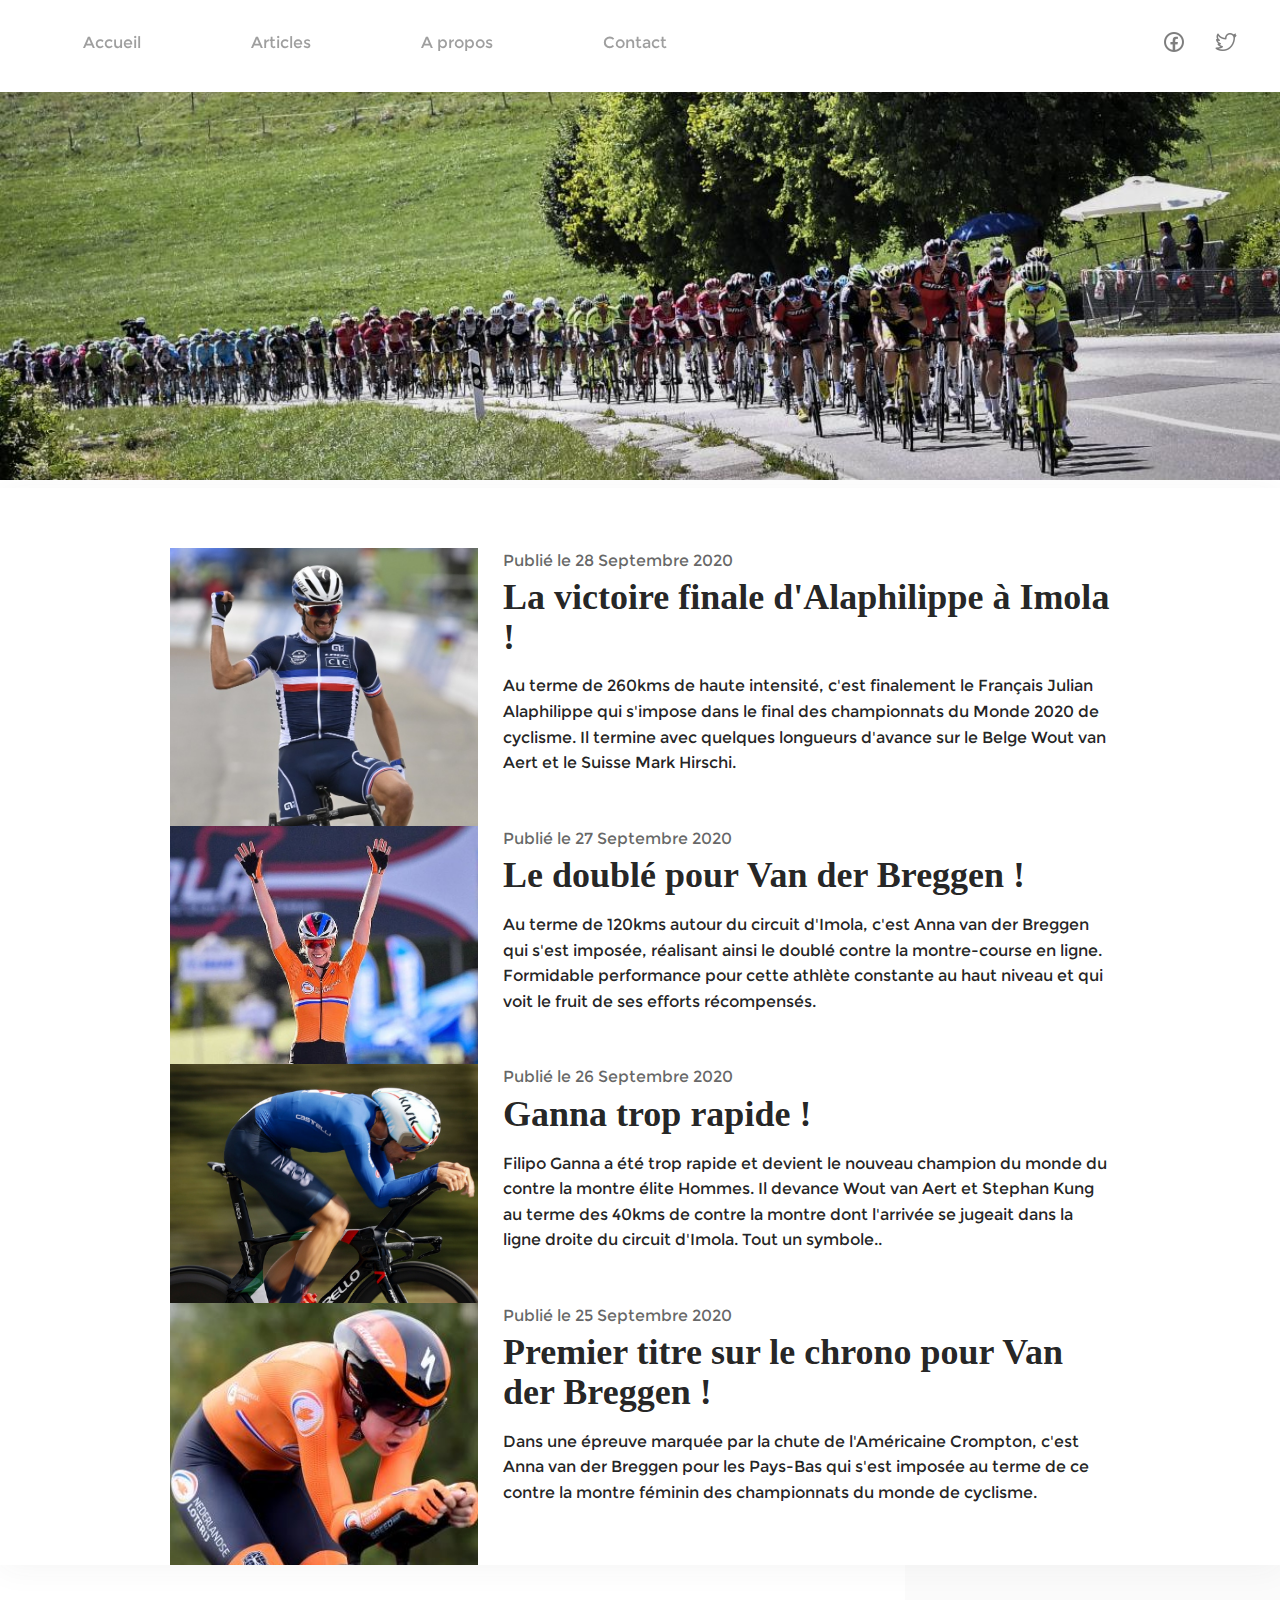
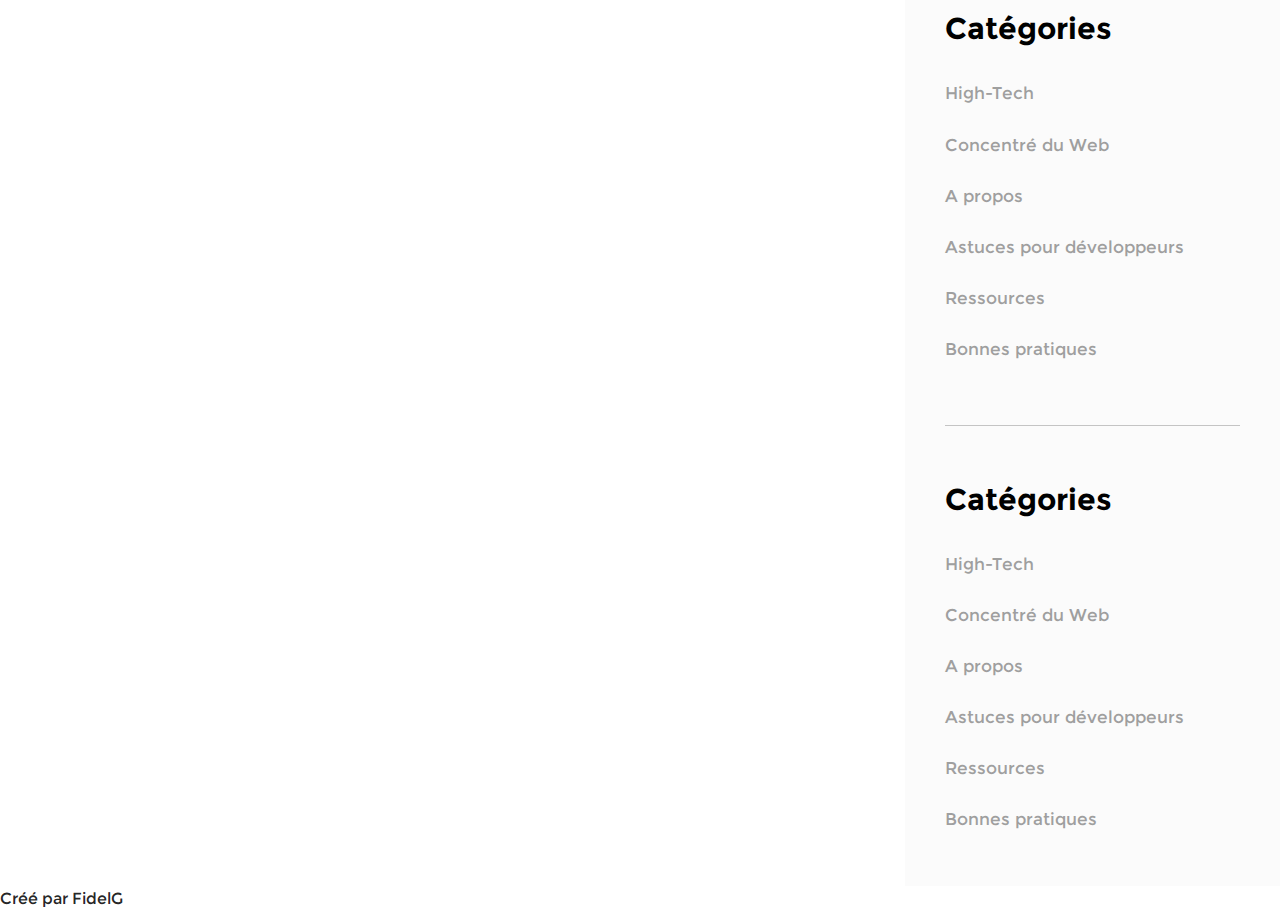
<file: index.html>
<!DOCTYPE html>
<html lang="fr">
    <head>
        <meta charset="UTF-8">
        <title>Mon Blog</title>
        <link rel="stylesheet" href="style.css">
    </head>
    
    <body>
            <header class="topbar">
                <nav>
                    <a href="index.html" class="menu-item">Accueil</a>
                    <a href="articles.html" class="menu-item">Articles</a>
                    <a href="apropos.html"class="menu-item">A propos</a>
                    <a href="contact.html" class="menu-item">Contact</a>
                </nav>
                <div class="social">
                    <a href="#" title="Facebook"><img src="./img/facebookIcon.png" ></a> 
                    <a href="#" title="Twitter"><img src="./img/twitterIcon.png" ></a> 
                </div>
            </header>
            <div class="banniere">
                <img src="img/banner.jpg">
            </div>

            <main class="main">
                <div class ="container">
                <article class="article">
                    <a href="articles.html" class="article-img"><img src="img/alaphWin.jpg" alt=""></a>
                    <div class="article-date">Publié le 28 Septembre 2020</div>
                    <h2 class="article-title"><a href="articles.html">La victoire finale d'Alaphilippe à Imola !</a></h2>
                    <p>Au terme de 260kms de haute intensité, c'est finalement le Français Julian Alaphilippe qui s'impose dans le final des championnats du Monde 2020 de cyclisme.
                        Il termine avec quelques longueurs d'avance sur le Belge Wout van Aert et le Suisse Mark Hirschi.
                    </p>

                </article>
                <article class="article">
                    <a href="articles.html" class="article-img"><img src="img/vanderBreggen.jpg" alt=""></a>
                    <div class="article-date">Publié le 27 Septembre 2020</div>
                    <h2 class="article-title"><a href="articles.html" >Le doublé pour Van der Breggen !</a></h2>
                    <p>Au terme de 120kms autour du circuit d'Imola, c'est Anna van der Breggen qui s'est imposée, réalisant ainsi le doublé contre la montre-course en ligne. Formidable performance pour cette athlète constante au haut niveau et qui voit le fruit de ses efforts récompensés.
                    </p>

                </article>
                <article class="article">
                    <a href="articles.html" class="article-img"><img src="img/ganna.jpg" alt=""></a>
                    <div class="article-date">Publié le 26 Septembre 2020</div>
                    <h2 class="article-title"><a href="articles.html" >Ganna trop rapide !</a></h2>
                    <p>Filipo Ganna a été trop rapide et devient le nouveau champion du monde du contre la montre élite Hommes. Il devance Wout van Aert et Stephan Kung au terme des 40kms de contre la montre dont l'arrivée se jugeait dans la ligne droite du circuit d'Imola. Tout un symbole..
                    </p>

                </article>
                <article class="article">
                    <a href="articles.html" class="article-img"><img src="img/vanderBreggenchrono.jpg" alt=""></a>
                    <div class="article-date">Publié le 25 Septembre 2020</div>
                    <h2 class="article-title"><a href="articles.html">Premier titre sur le chrono pour Van der Breggen !</a></h2>
                    <p>Dans une épreuve marquée par la chute de l'Américaine Crompton, c'est Anna van der Breggen pour les Pays-Bas qui s'est imposée au terme de ce contre la montre féminin des championnats du monde de cyclisme.
                    </p>

                </article>
            </div>
            </main>
            <aside class="sidebar">
                <h4 class="sidebar-title">Catégories</h4>
                <ul>
                    <li><a href="#">High-Tech</a></li>
                    <li><a href="#">Concentré du Web</a></li>
                    <li><a href="#">A propos</a></li>
                    <li><a href="#">Astuces pour développeurs</a></li>
                    <li><a href="#">Ressources</a></li>
                    <li><a href="#">Bonnes pratiques</a></li>
                </ul>
                <hr>
                <h4 class="sidebar-title">Catégories</h4>
                <ul>
                    <li><a href="#">High-Tech</a></li>
                    <li><a href="#">Concentré du Web</a></li>
                    <li><a href="#">A propos</a></li>
                    <li><a href="#">Astuces pour développeurs</a></li>
                    <li><a href="#">Ressources</a></li>
                    <li><a href="#">Bonnes pratiques</a></li>
                </ul>
            </aside>
            <footer class="footer">
                Créé par FidelG
            </footer>
    </body>
</html>
</file>
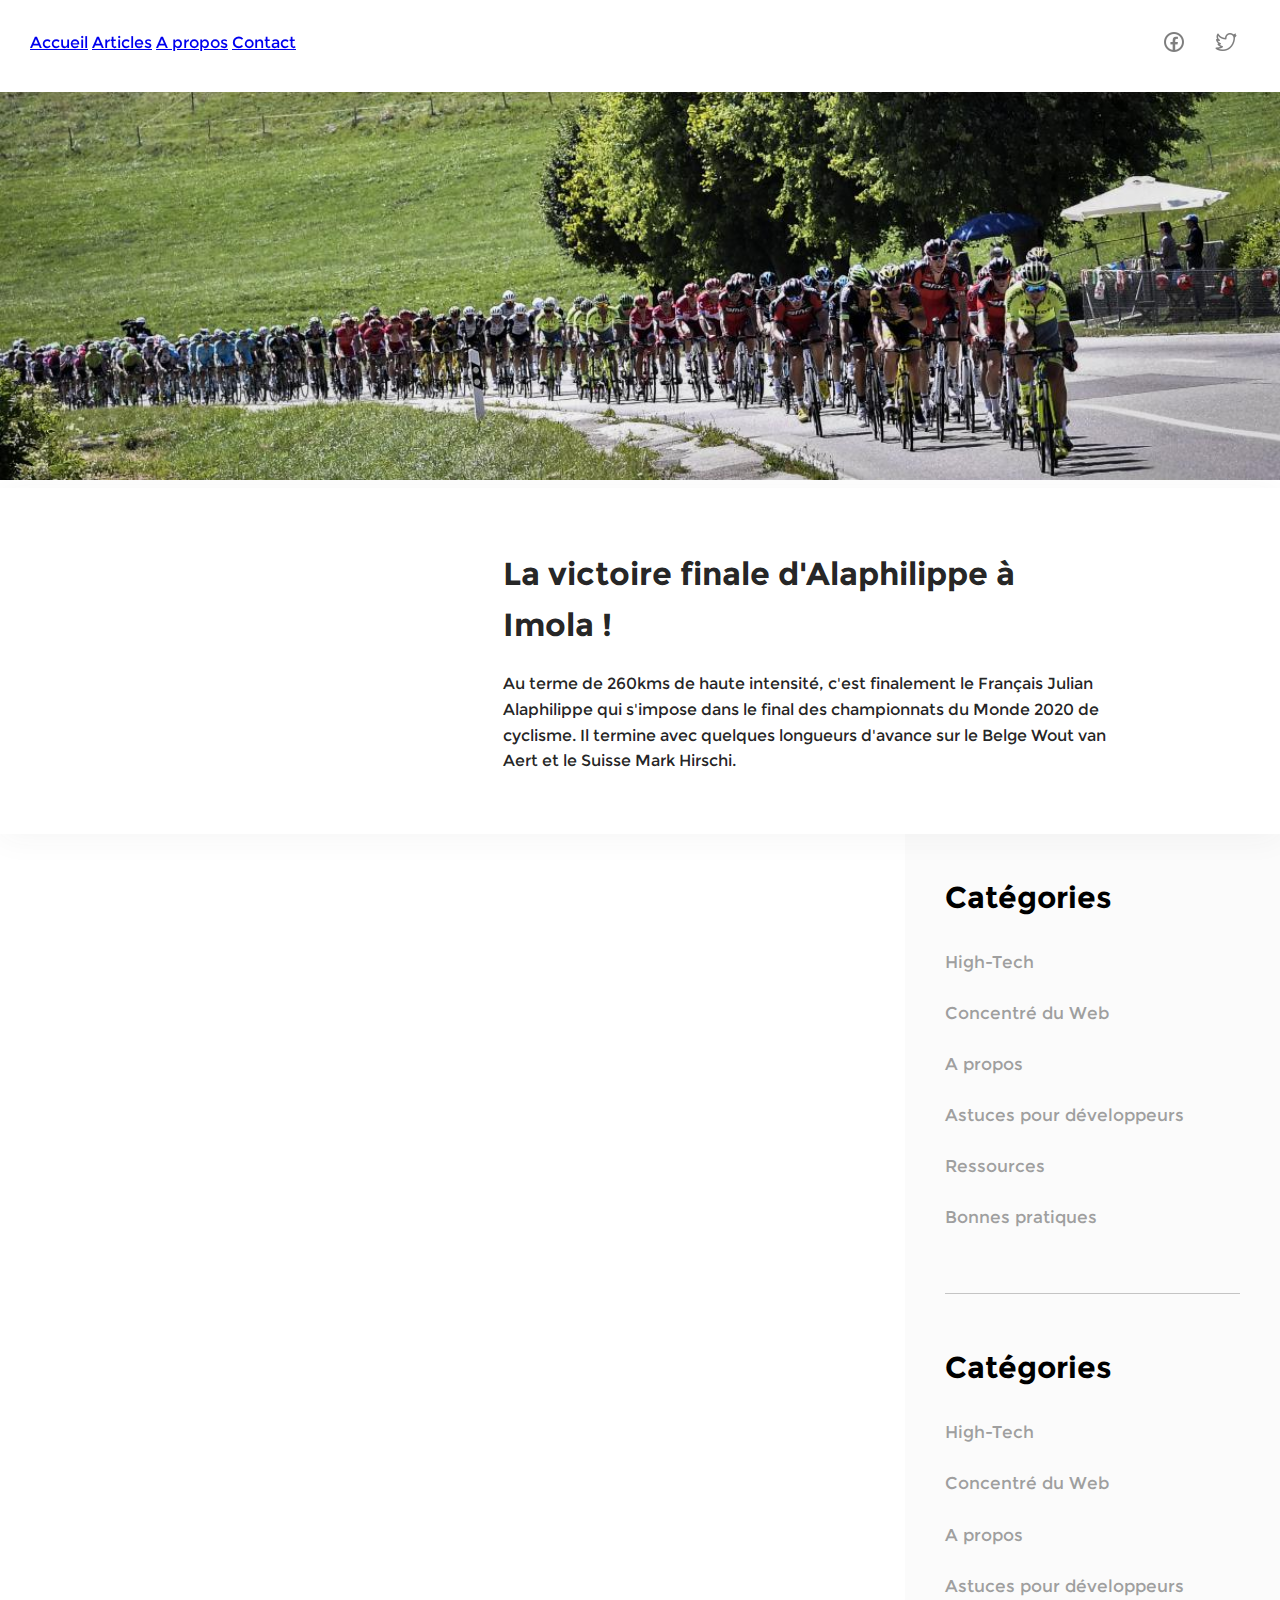
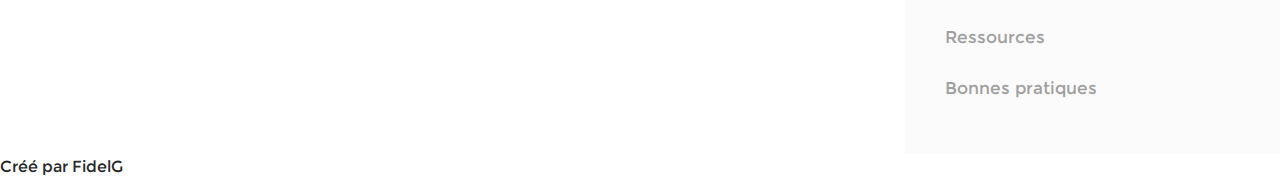
<file: articles.html>
<!DOCTYPE html>
<html lang="fr">
    <head>
        <meta charset="UTF-8">
        <title>Mon Blog</title>
        <link rel="stylesheet" href="style.css">
    </head>
    
    <body>
            <header class="topbar">
                <nav>
                    <a href="index.html">Accueil</a>
                    <a href="articles.html" class="active">Articles</a>
                    <a href="apropos.html">A propos</a>
                    <a href="contact.html">Contact</a>
                </nav>
                <div class="social">
                    <a href="#" title="Facebook"><img src="./img/facebookIcon.png" ></a> 
                    <a href="#" title="Twitter"><img src="./img/twitterIcon.png" ></a> 
                </div>
            </header>
            <div class="banniere">
                <img src="img/banner.jpg">
            </div>

            <main class="main">
                <div class ="container">
                <article class="article">
                    <h1>La victoire finale d'Alaphilippe à Imola !</h1>
                    <p>Au terme de 260kms de haute intensité, c'est finalement le Français Julian Alaphilippe qui s'impose dans le final des championnats du Monde 2020 de cyclisme.
                        Il termine avec quelques longueurs d'avance sur le Belge Wout van Aert et le Suisse Mark Hirschi.
                    </p>

                </article>
                
            </div>
            </main>
            <aside class="sidebar">
                <h4 class="sidebar-title">Catégories</h4>
                <ul>
                    <li><a href="#">High-Tech</a></li>
                    <li><a href="#">Concentré du Web</a></li>
                    <li><a href="#">A propos</a></li>
                    <li><a href="#">Astuces pour développeurs</a></li>
                    <li><a href="#">Ressources</a></li>
                    <li><a href="#">Bonnes pratiques</a></li>
                </ul>
                <hr>
                <h4 class="sidebar-title">Catégories</h4>
                <ul>
                    <li><a href="#">High-Tech</a></li>
                    <li><a href="#">Concentré du Web</a></li>
                    <li><a href="#">A propos</a></li>
                    <li><a href="#">Astuces pour développeurs</a></li>
                    <li><a href="#">Ressources</a></li>
                    <li><a href="#">Bonnes pratiques</a></li>
                </ul>
            </aside>
            <footer class="footer">
                Créé par FidelG
            </footer>
    </body>
</html>
</file>
<file: style.css>
@font-face {
	font-family: "MontSerrat";
    src: url('font/Montserrat-Regular.ttf');
}

@font-face {
	font-family: "MontSerrat";
	font-weight: bold;
	src: url('font/Montserrat-Bold.ttf');
}

* {
    box-sizing: border-box;
}

body, html {
    font-size: 16px;
    color : rgba(0,0,0, .87);
    font-family: "Montserrat", sans-serif;
    line-height: 1.6;
    margin : 0;
    font-weight: 500;
}



.topbar {
    position: fixed;
    top : 0;
    left: 0;
    right: 0;
    width : 100%;
    background : white;
    padding : 30px;
    z-index: 3;
    box-shadow: 0 4px 10px rgba(66, 53, 53, 0.1);
}

.topbar nav {
    float : left;

}

.menu-item {
    color : #9f9f9f;
    text-decoration: none;
    font-weight: 500;
    padding : 0 53px;
    transition : color .3s;
}

.menu-item:hover,  .menu-item.active {
    color : black;
}
 

.social {
    float : right;
}

.social a {
    padding : 12px;
    opacity : 0.5;
    transition : opacity .3s;
}

.social a:hover {
    opacity : 1;
}

.topbar .social {
    float : right;
}

.banniere img {
    width : 100%;
    height: auto;
}


.main {
    position: relative;  
    background: white;
    box-shadow: 0 4px 30px rgba(66, 53, 53, 0.05);
    z-index: 2;
}

.main .container {
    overflow: hidden;
}

.sidebar {
    float : right;
    position: relative;
    background: #fbfbfb;
    padding : 40px;
    z-index: 1;
}

.sidebar-title {
    font-size : 30px;
    color : #000;
    margin : 15px 0;
}
.sidebar-title:first-child {
    margin-top: 0;
}

.sidebar ul {
    margin : 0;
    padding: 0;
    list-style: none;
    font-size: 17px;
    line-height: 2.3;
}

.sidebar li {
    padding : 6px 0;
}

.sidebar a{
    color : #9f9f9f;
    text-decoration: none;
}

.sidebar a:hover{
    text-decoration :underline;
}

.sidebar hr {
    border: none;
    background: #c4c4c4;
    height: 1px;
    margin : 50px 0;
}

.container{
    margin : 0 auto;
    max-width: 940px;
    padding : 10px 0;
}

.article {
    margin :50px 0 ;
}
.article-img {
    margin-bottom : 10px;
    display : block;
}

.article a {
    color : inherit;
    text-decoration: none;
}

.article a:hover{
    color : rgb(78, 78, 78);
}


.article-img:hover{
    transform : scale(1.1) rotate(10deg);
}

.article-img img {
    width : 100%;
    height: auto;
}

.article-date {
    font-weight: 300;
    color:rgba(0,0,0,.6);
    margin-bottom: 5px;

}

.article-title {
    font-size: 2.25rem;
    line-height: 1.1;
    font-family: "Cardo", serif;
    margin : 0 0 15px 0;
}

@keyframes slideDown {
    from{
        transform : translateY(200px);
        opacity:0;
    } to {
        transform : translateY(0);
        opacity : 1;
    }
}

@media only screen and (min-width : 740px) {
    .article {
        padding-left: 333px;
        position : relative;
    }
    .article-img {
        position : absolute;
        left : 0;
        top : 0;
        width : 308px;
    }
}

@media only screen and (min-width :1100px) {
    .body {
        display: flex;
    }
    .sidebar{
        flex: none;
        width : 375px;
    }
}




/* commande qui modifie l'affichage quand l'écran fait moins de 1100px */
/**
@media screen and (max-width:1100px) {
    .body{
        display : block;
    }
    .main {
        width: 100%;
    }
    .main .container {
        overflow : hidden;
    }
    .sidebar {
        width: 100%;
    }
}

@media screen and(max-width:740px) {
    .container {
        padding : 0 20px;
    }
    .article {
        padding-left: 0;
    }
    .article-img {
        position : static;
        margin-bottom : 1rem;
        display : block;
        width : 100%;
    }
}

@media screen and(max-width : 860px) {
    .topbar {
        position: absolute;
    }
    .topbar nav, .social {
        float:none;
        text-align: center;
    }
    .topbar nav {
        margin-bottom: 15px;
    }
    .topbar nav a{
        display : inline-block;
        margin : 0 20px 5px 20px;
        white-space : nowrap;

    }
}
**/

.footer {
    clear: both;
}
</file>
